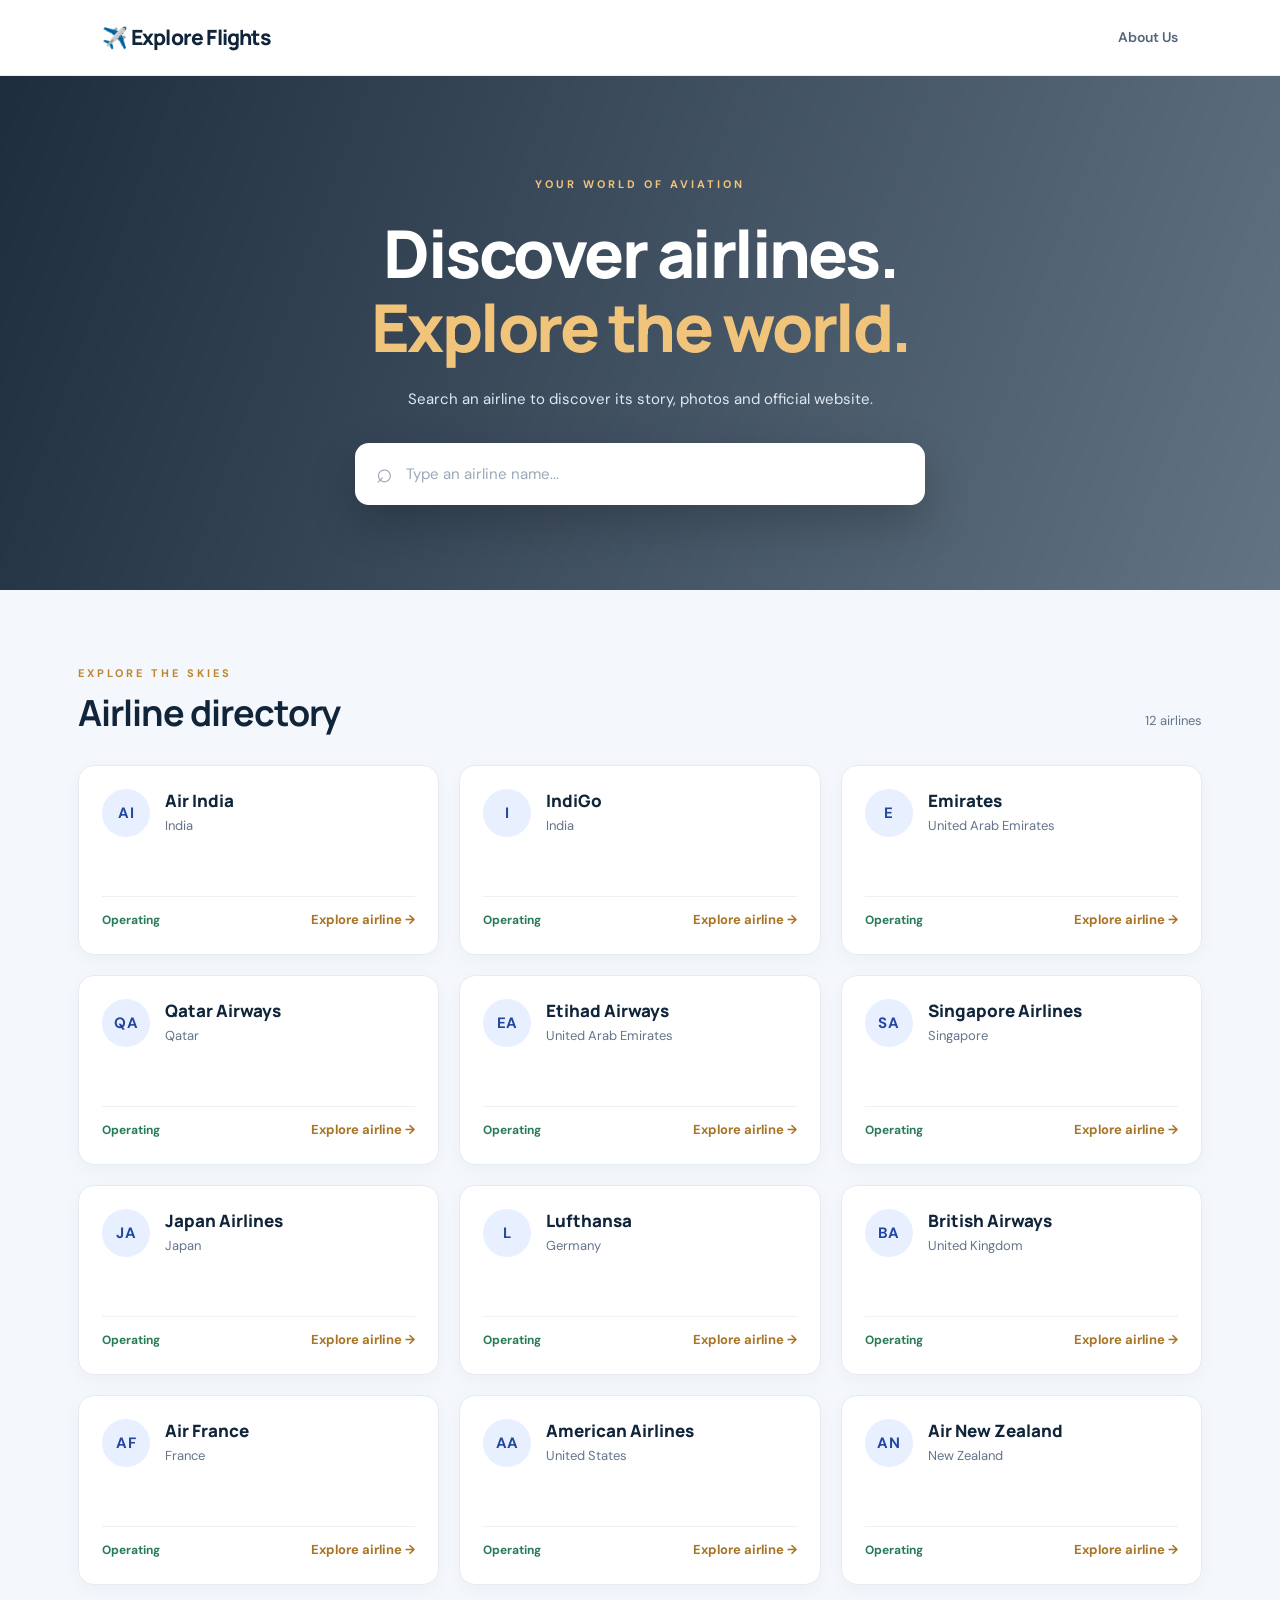
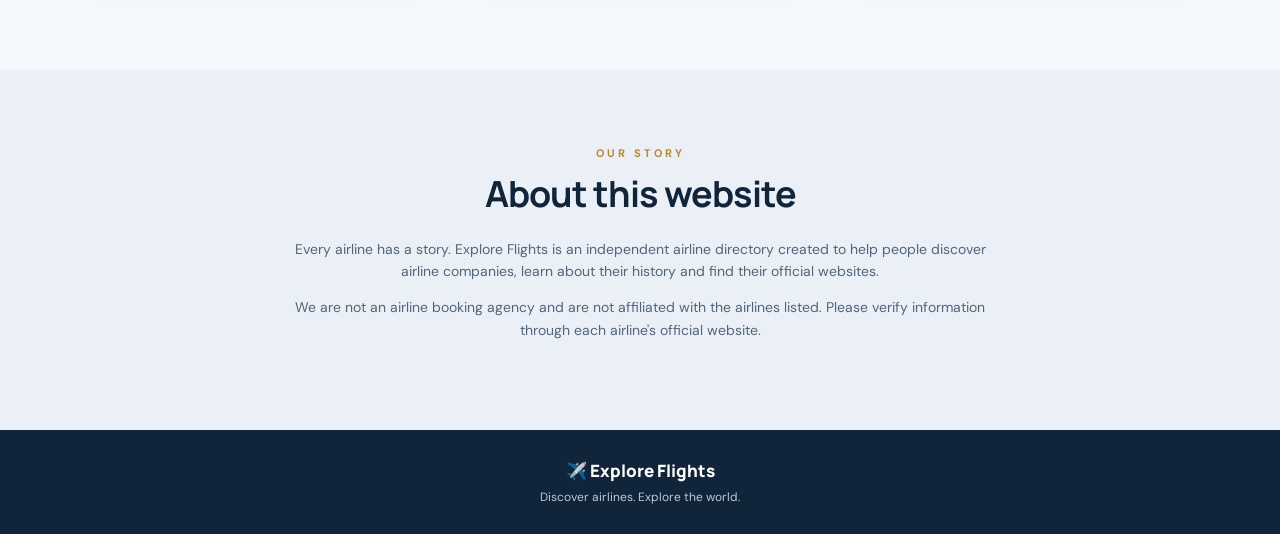
<file: index.html>
<!DOCTYPE html>
<html lang="en">
<head>
  <meta charset="UTF-8">
  <meta name="viewport" content="width=device-width, initial-scale=1.0">
  <title>Explore Flights | Airline Directory</title>
  <link rel="stylesheet" href="style.css">
</head>
<body>

  <header class="navbar">
    <a href="index.html" class="brand">✈️ Explore Flights</a>
    <a href="#about" class="about-link">About Us</a>
  </header>

  <section class="hero">
    <p class="eyebrow">YOUR WORLD OF AVIATION</p>
    <h1>Discover airlines.<br><span>Explore the world.</span></h1>
    <p class="subtitle">
      Search an airline to discover its story, photos and official website.
    </p>

    <div class="search-box">
      <span>⌕</span>
      <input id="search" type="search"
        placeholder="Type an airline name..."
        autocomplete="off">
    </div>
  </section>

  <main class="directory">
    <div class="list-heading">
      <div>
        <p class="eyebrow">EXPLORE THE SKIES</p>
        <h2>Airline directory</h2>
      </div>
      <p id="result-count">Loading airlines...</p>
    </div>

    <div id="results" class="airline-grid"></div>
  </main>

  <section class="about-section" id="about">
    <p class="eyebrow">OUR STORY</p>
    <h2>About this website</h2>
    <p>
      Every airline has a story. Explore Flights is an independent airline
      directory created to help people discover airline companies, learn
      about their history and find their official websites.
    </p>
    <p>
      We are not an airline booking agency and are not affiliated with
      the airlines listed. Please verify information through each airline's
      official website.
    </p>
  </section>

  <footer>
    <p>✈️ Explore Flights</p>
    <p>Discover airlines. Explore the world.</p>
  </footer>

  <script src="script.js"></script>
</body>
</html>
</file>
<file: style.css>
@import url('https://fonts.googleapis.com/css2?family=DM+Sans:wght@400;500;600;700&family=Manrope:wght@400;500;600;700;800&display=swap');

:root {
  --navy: #10243a;
  --muted: #64748b;
  --accent: #e5a84b;
  --surface: #ffffff;
  --background: #f4f7fb;
}

* {
  margin: 0;
  padding: 0;
  box-sizing: border-box;
}

html {
  scroll-behavior: smooth;
}

body {
  font-family: 'DM Sans', sans-serif;
  color: var(--navy);
  background: var(--background);
  line-height: 1.6;
}

a {
  color: inherit;
  text-decoration: none;
}

.navbar {
  min-height: 76px;
  padding: 0 8%;
  display: flex;
  align-items: center;
  justify-content: space-between;
  background: rgba(255, 255, 255, 0.94);
  border-bottom: 1px solid #e8edf3;
  position: relative;
  z-index: 5;
}

.brand {
  font-family: 'Manrope', sans-serif;
  font-size: 21px;
  font-weight: 800;
  letter-spacing: -0.8px;
}

.brand::first-letter {
  color: var(--accent);
}

.about-link {
  color: #52657a;
  font-size: 14px;
  font-weight: 600;
}

.about-link:hover {
  color: #c58a2d;
}

.hero {
  min-height: 510px;
  padding: 100px 20px 85px;
  text-align: center;
  color: white;
  position: relative;
  overflow: hidden;
  isolation: isolate;
  background:
    linear-gradient(110deg, rgba(8, 25, 44, 0.91), rgba(14, 39, 62, 0.63)),
    url('https://images.unsplash.com/photo-1436491865332-7a61a109cc05?auto=format&fit=crop&w=2000&q=85')
    center 48% / cover no-repeat;
}

.hero::before {
  content: "";
  position: absolute;
  inset: 0;
  z-index: -1;
  backdrop-filter: blur(1px);
}

.eyebrow {
  font-size: 11px;
  font-weight: 700;
  letter-spacing: 3px;
  text-transform: uppercase;
}

.hero .eyebrow {
  color: #f1c47b;
  margin-bottom: 22px;
}

.hero h1 {
  font-family: 'Manrope', sans-serif;
  font-size: clamp(38px, 6vw, 66px);
  line-height: 1.13;
  letter-spacing: -2.5px;
  font-weight: 800;
}

.hero h1 span {
  color: #f1c47b;
}

.subtitle {
  max-width: 540px;
  margin: 22px auto 32px;
  color: #e0e8f1;
  font-size: 15px;
}

.search-box {
  max-width: 570px;
  margin: 0 auto;
  display: flex;
  align-items: center;
  gap: 13px;
  padding: 7px 20px;
  min-height: 62px;
  background: white;
  color: var(--navy);
  border: 1px solid rgba(255, 255, 255, 0.7);
  border-radius: 14px;
  box-shadow: 0 18px 45px rgba(0, 0, 0, 0.22);
  transition: box-shadow 0.25s, transform 0.25s;
}

.search-box:focus-within {
  box-shadow: 0 0 0 4px rgba(241, 196, 123, 0.35),
    0 18px 45px rgba(0, 0, 0, 0.2);
  transform: translateY(-2px);
}

.search-box span {
  font-size: 28px;
  color: #9aa8b7;
}

.search-box input {
  flex: 1;
  width: 100%;
  border: none;
  outline: none;
  font: inherit;
  font-size: 15px;
  background: transparent;
  color: var(--navy);
}

.search-box input::placeholder {
  color: #9aa8b7;
}

.directory {
  max-width: 1180px;
  margin: auto;
  padding: 75px 28px 85px;
}

.list-heading {
  display: flex;
  justify-content: space-between;
  align-items: end;
  gap: 20px;
  margin-bottom: 28px;
}

.list-heading .eyebrow,
.about-section .eyebrow {
  color: #bd862f;
  margin-bottom: 8px;
}

.list-heading h2,
.about-section h2 {
  font-family: 'Manrope', sans-serif;
  font-size: clamp(27px, 4vw, 36px);
  line-height: 1.3;
  letter-spacing: -1px;
}

#result-count {
  color: var(--muted);
  font-size: 13px;
  padding-bottom: 5px;
}

.airline-grid {
  display: grid;
  grid-template-columns: repeat(3, minmax(0, 1fr));
  gap: 20px;
}

.airline-card {
  display: flex;
  flex-direction: column;
  min-height: 190px;
  padding: 23px;
  background: var(--surface);
  border: 1px solid #e6ebf1;
  border-radius: 16px;
  box-shadow: 0 5px 18px rgba(16, 36, 58, 0.035);
  transition: transform 0.25s, box-shadow 0.25s, border-color 0.25s;
  animation: cardAppear 0.45s ease both;
}

.airline-card:hover {
  transform: translateY(-5px);
  border-color: #e5c58e;
  box-shadow: 0 15px 32px rgba(16, 36, 58, 0.09);
}

.card-top {
  display: flex;
  align-items: center;
  gap: 15px;
  margin-bottom: 17px;
}

.airline-logo {
  width: 54px;
  height: 54px;
  flex-shrink: 0;
  object-fit: contain;
  padding: 6px;
  border-radius: 12px;
  background: #f4f7fa;
}

.airline-card h3 {
  font-family: 'Manrope', sans-serif;
  font-size: 17px;
  font-weight: 800;
  line-height: 1.4;
}

.card-country {
  color: var(--muted);
  font-size: 13px;
  margin-top: 3px;
}

.card-bottom {
  display: flex;
  justify-content: space-between;
  align-items: center;
  gap: 12px;
  margin-top: auto;
  padding-top: 13px;
  border-top: 1px solid #edf0f4;
}

.card-status {
  color: #287b58;
  font-size: 12px;
  font-weight: 700;
}

.card-link {
  color: #a87527;
  font-size: 13px;
  font-weight: 700;
}

.empty-state {
  grid-column: 1 / -1;
  text-align: center;
  padding: 55px 20px;
  color: var(--muted);
  background: white;
  border-radius: 16px;
  border: 1px dashed #d5dee8;
}

.empty-state h3 {
  color: var(--navy);
  margin-bottom: 8px;
}

.about-section {
  padding: 75px 24px;
  text-align: center;
  background: #eaf0f6;
}

.about-section h2 {
  margin-bottom: 20px;
}

.about-section > p:not(.eyebrow) {
  max-width: 720px;
  margin: 0 auto 14px;
  color: #52657a;
  font-size: 14px;
}

footer {
  padding: 27px 20px;
  text-align: center;
  background: #10243a;
  color: white;
}

footer p:first-child {
  font-family: 'Manrope', sans-serif;
  font-weight: 800;
  font-size: 17px;
}

footer p:last-child {
  margin-top: 4px;
  color: #bdc9d7;
  font-size: 12px;
}

@keyframes cardAppear {
  from {
    opacity: 0;
    transform: translateY(12px);
  }

  to {
    opacity: 1;
    transform: translateY(0);
  }
}

@media (max-width: 850px) {
  .airline-grid {
    grid-template-columns: repeat(2, minmax(0, 1fr));
  }

  .hero {
    min-height: 460px;
    padding-top: 85px;
  }

  .navbar {
    padding: 0 5%;
  }
}

@media (max-width: 560px) {
  .navbar {
    min-height: 66px;
  }

  .brand {
    font-size: 18px;
  }

  .hero {
    min-height: 430px;
    padding: 75px 18px 65px;
  }

  .hero h1 {
    letter-spacing: -1.5px;
  }

  .subtitle {
    font-size: 14px;
  }

  .search-box {
    min-height: 56px;
    padding: 6px 14px;
  }

  .directory {
    padding: 55px 17px 60px;
  }

  .list-heading {
    align-items: start;
    flex-direction: column;
    gap: 5px;
  }

  .airline-grid {
    grid-template-columns: 1fr;
    gap: 14px;
  }

  .airline-card {
    min-height: 170px;
  }

  .about-section {
    padding: 55px 22px;
  }
}

.airline-logo-fallback {
  width: 48px;
  height: 48px;
  min-width: 48px;
  border-radius: 50%;
  display: inline-flex;
  align-items: center;
  justify-content: center;
  background: #e8efff;
  color: #2346a0;
  font-size: 15px;
  font-weight: 700;
  letter-spacing: 0.5px;
  flex-shrink: 0;
}
</file>
